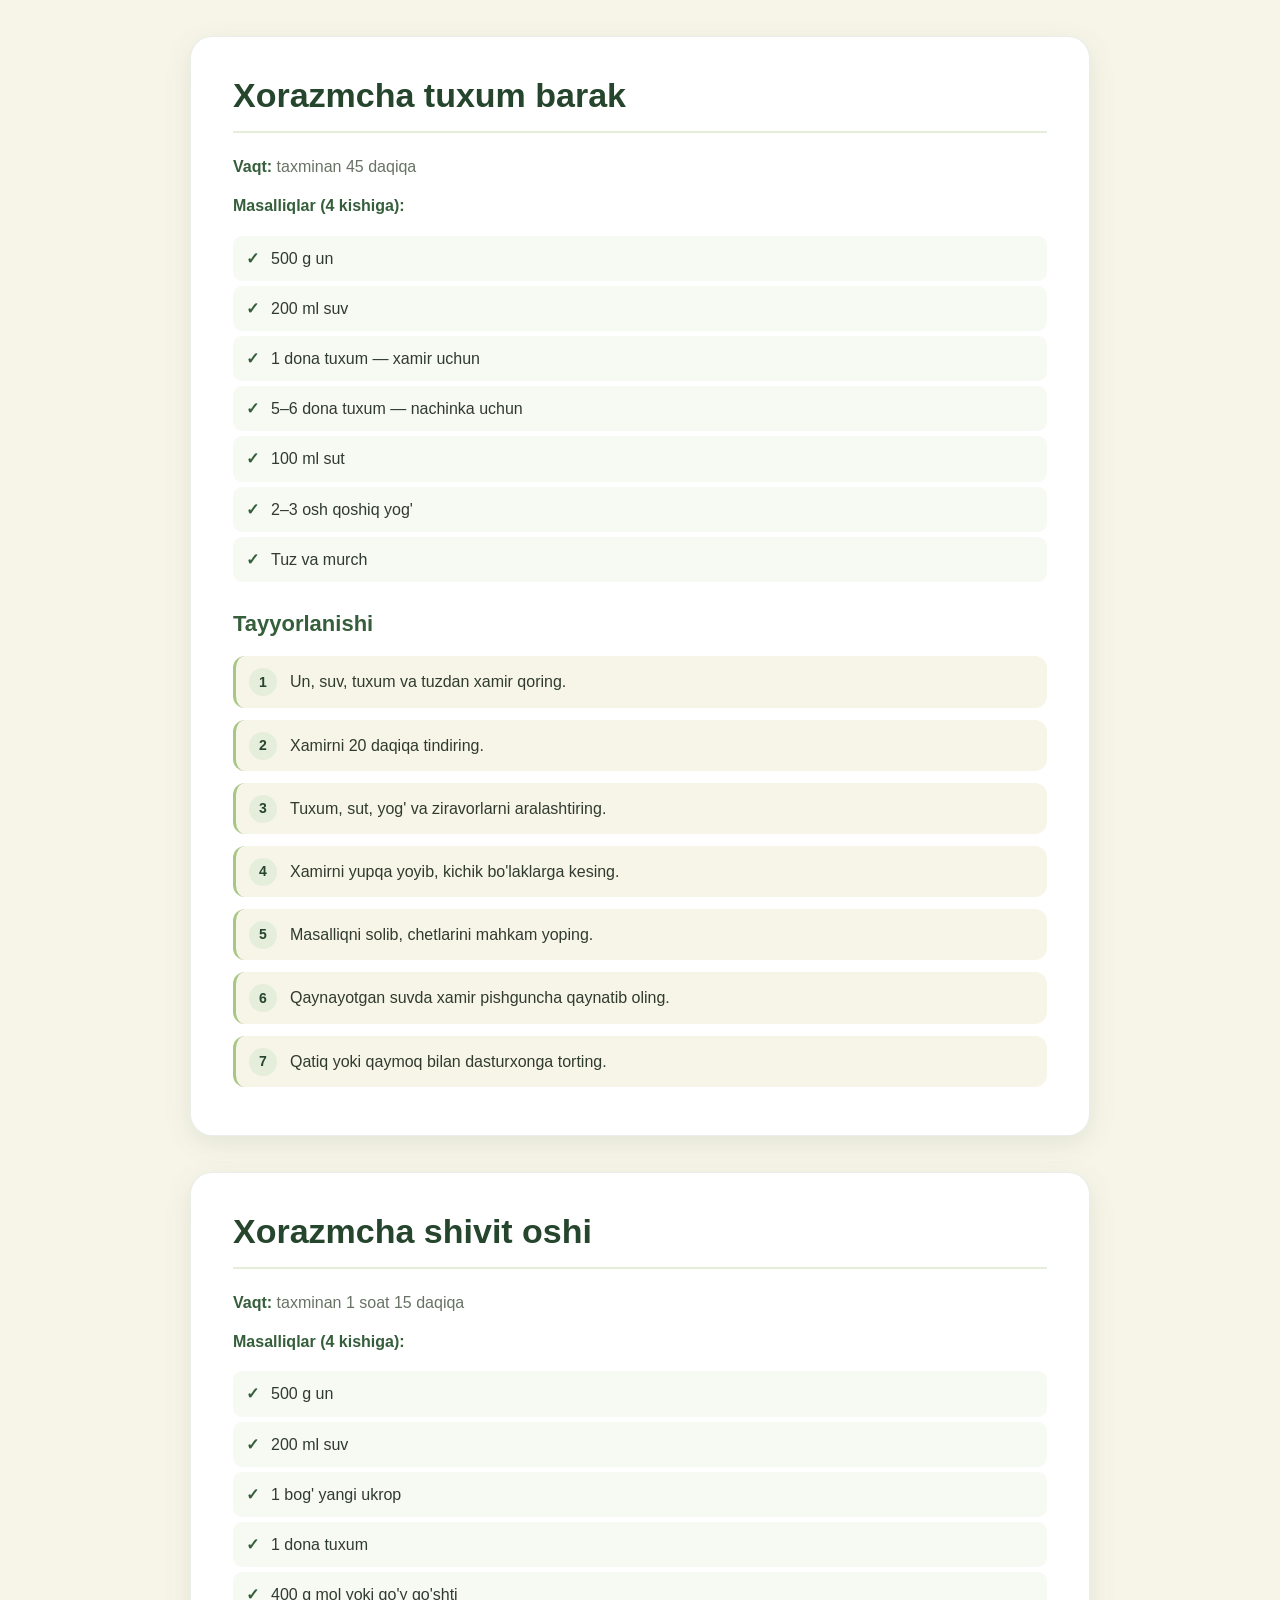
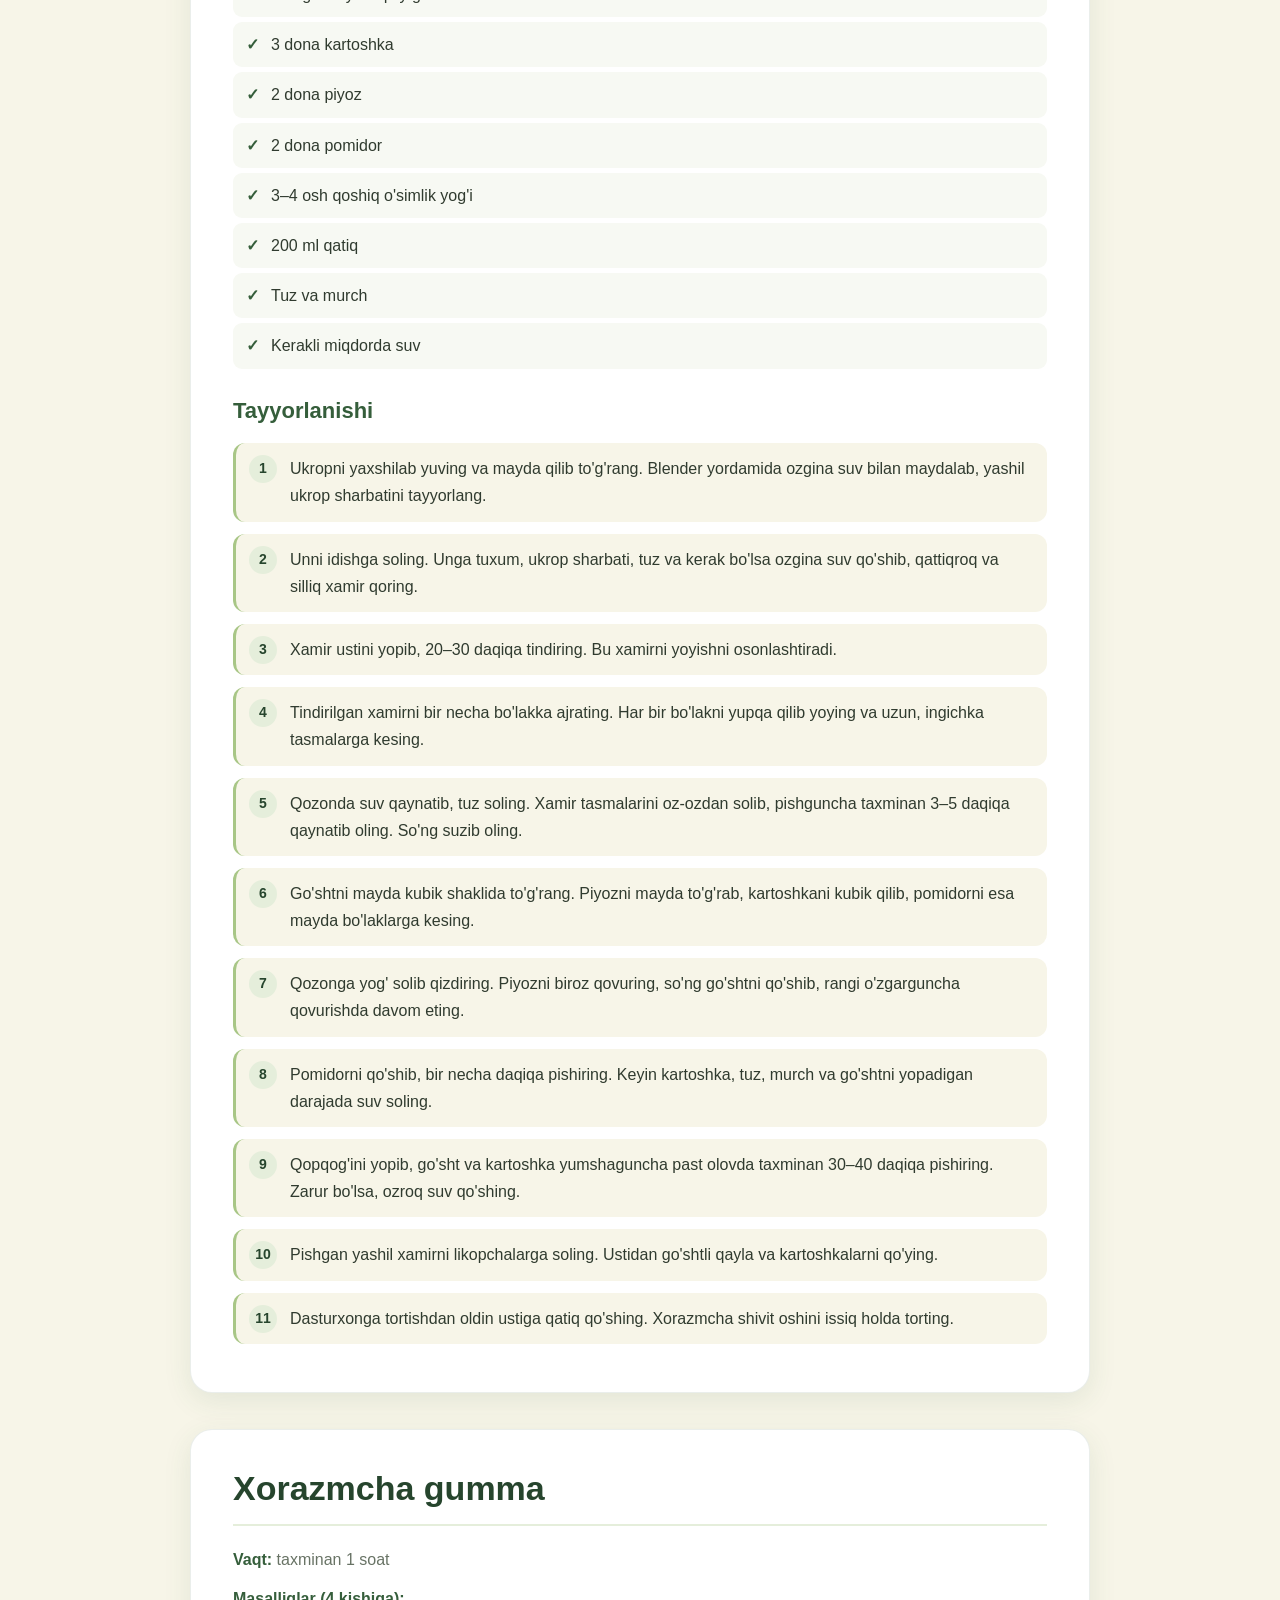
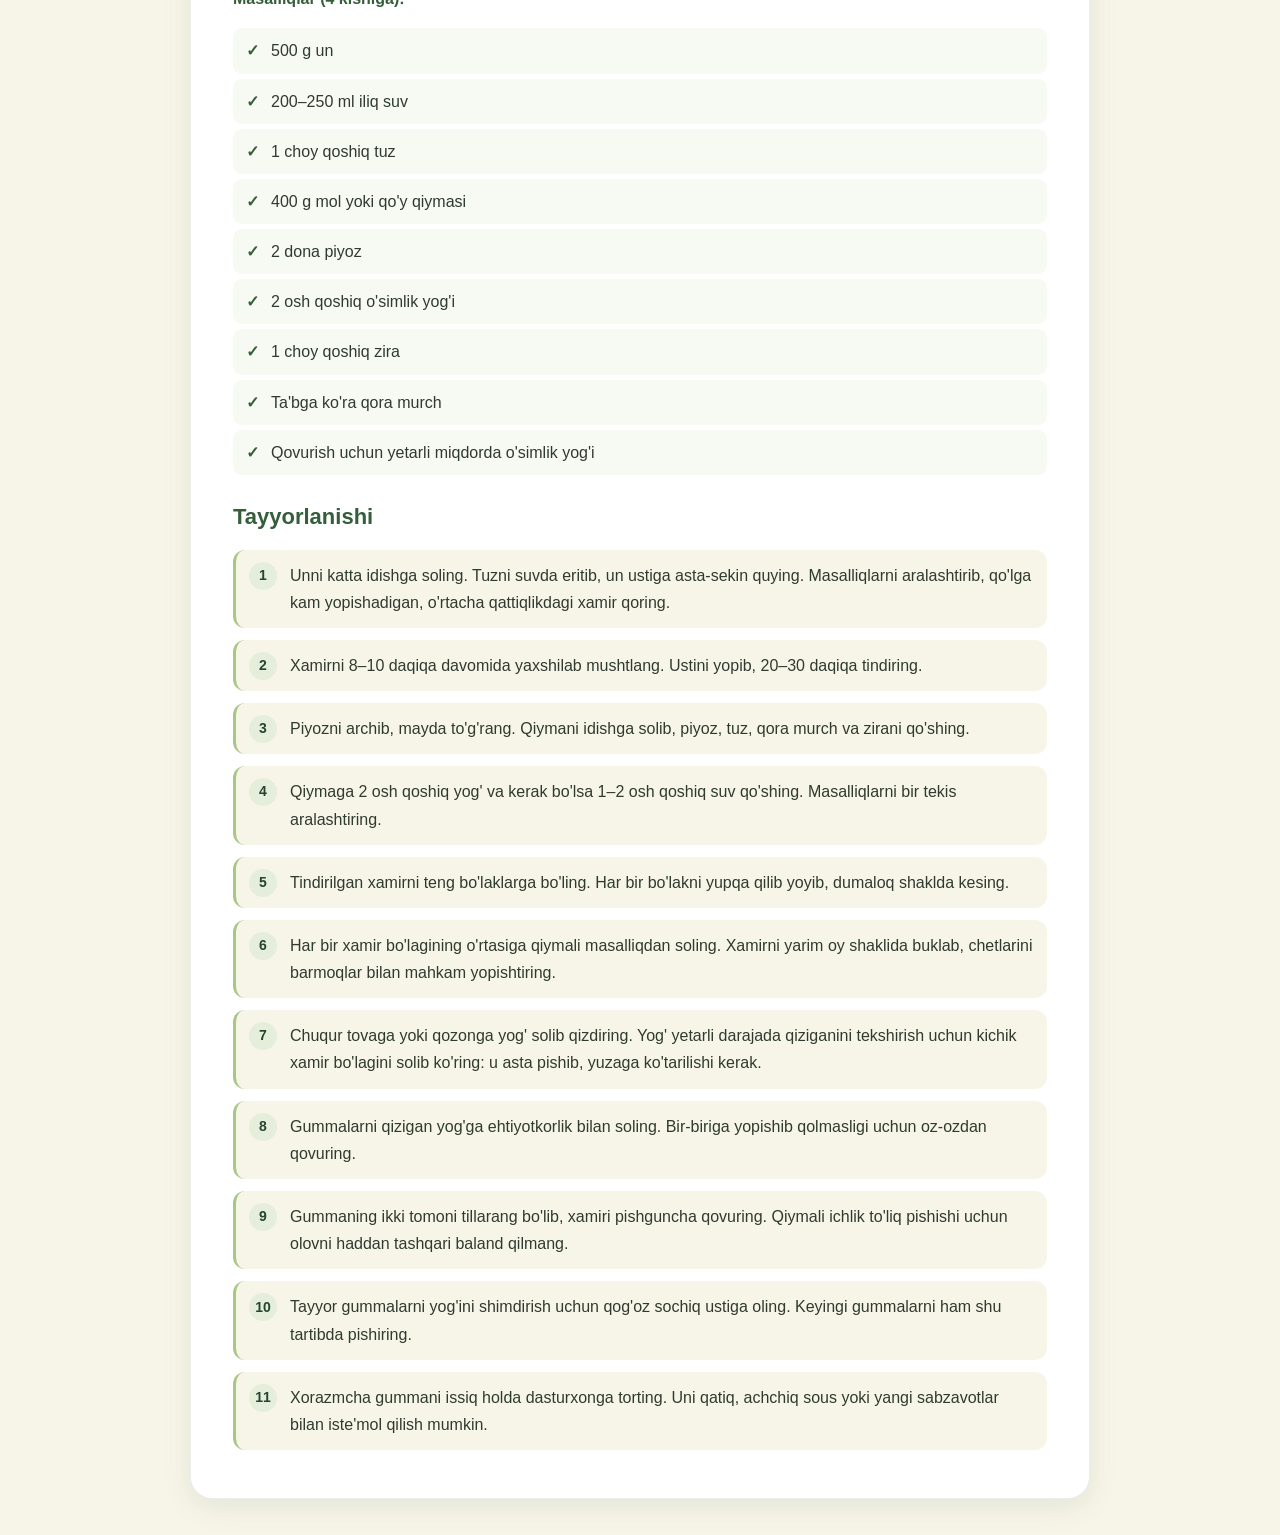
<file: web d.k/batafsil.html>
<!DOCTYPE html>
<html lang="uz">
    <head>
        <meta charset="UTF-8">
        <title>Xorazm milliy taomlari</title>
        <link rel="stylesheet" href="css/sytle.css">
    </head>
    <body>
        
  <section class="recipe" id="tuxum-barak">
    <h2>Xorazmcha tuxum barak</h2>
    <p><strong>Vaqt:</strong> taxminan 45 daqiqa</p>
    <p><strong>Masalliqlar (4 kishiga):</strong></p>

    <ul>
      <li>500 g un</li>
      <li>200 ml suv</li>
      <li>1 dona tuxum — xamir uchun</li>
      <li>5–6 dona tuxum — nachinka uchun</li>
      <li>100 ml sut</li>
      <li>2–3 osh qoshiq yog'</li>
      <li>Tuz va murch</li>
    </ul>

    <h3>Tayyorlanishi</h3>
    <ol>
      <li>Un, suv, tuxum va tuzdan xamir qoring.</li>
      <li>Xamirni 20 daqiqa tindiring.</li>
      <li>Tuxum, sut, yog' va ziravorlarni aralashtiring.</li>
      <li>Xamirni yupqa yoyib, kichik bo'laklarga kesing.</li>
      <li>Masalliqni solib, chetlarini mahkam yoping.</li>
      <li>Qaynayotgan suvda xamir pishguncha qaynatib oling.</li>
      <li>Qatiq yoki qaymoq bilan dasturxonga torting.</li>
    </ol>
  </section>

<section class="recipe" id="shivit-oshi">
  <h2>Xorazmcha shivit oshi</h2>
  <p><strong>Vaqt:</strong> taxminan 1 soat 15 daqiqa</p>
  <p><strong>Masalliqlar (4 kishiga):</strong></p>

  <ul>
    <li>500 g un</li>
    <li>200 ml suv</li>
    <li>1 bog' yangi ukrop</li>
    <li>1 dona tuxum</li>
    <li>400 g mol yoki qo'y go'shti</li>
    <li>3 dona kartoshka</li>
    <li>2 dona piyoz</li>
    <li>2 dona pomidor</li>
    <li>3–4 osh qoshiq o'simlik yog'i</li>
    <li>200 ml qatiq</li>
    <li>Tuz va murch</li>
    <li>Kerakli miqdorda suv</li>
  </ul>

  <h3>Tayyorlanishi</h3>
  <ol>
    <li>
      Ukropni yaxshilab yuving va mayda qilib to'g'rang.
      Blender yordamida ozgina suv bilan maydalab, yashil
      ukrop sharbatini tayyorlang.
    </li>
    <li>
      Unni idishga soling. Unga tuxum, ukrop sharbati,
      tuz va kerak bo'lsa ozgina suv qo'shib, qattiqroq
      va silliq xamir qoring.
    </li>
    <li>
      Xamir ustini yopib, 20–30 daqiqa tindiring.
      Bu xamirni yoyishni osonlashtiradi.
    </li>
    <li>
      Tindirilgan xamirni bir necha bo'lakka ajrating.
      Har bir bo'lakni yupqa qilib yoying va uzun,
      ingichka tasmalarga kesing.
    </li>
    <li>
      Qozonda suv qaynatib, tuz soling. Xamir tasmalarini
      oz-ozdan solib, pishguncha taxminan 3–5 daqiqa
      qaynatib oling. So'ng suzib oling.
    </li>
    <li>
      Go'shtni mayda kubik shaklida to'g'rang.
      Piyozni mayda to'g'rab, kartoshkani kubik qilib,
      pomidorni esa mayda bo'laklarga kesing.
    </li>
    <li>
      Qozonga yog' solib qizdiring. Piyozni biroz
      qovuring, so'ng go'shtni qo'shib, rangi o'zgarguncha
      qovurishda davom eting.
    </li>
    <li>
      Pomidorni qo'shib, bir necha daqiqa pishiring.
      Keyin kartoshka, tuz, murch va go'shtni
      yopadigan darajada suv soling.
    </li>
    <li>
      Qopqog'ini yopib, go'sht va kartoshka yumshaguncha
      past olovda taxminan 30–40 daqiqa pishiring.
      Zarur bo'lsa, ozroq suv qo'shing.
    </li>
    <li>
      Pishgan yashil xamirni likopchalarga soling.
      Ustidan go'shtli qayla va kartoshkalarni qo'ying.
    </li>
    <li>
      Dasturxonga tortishdan oldin ustiga qatiq qo'shing.
      Xorazmcha shivit oshini issiq holda torting.
    </li>
  </ol>
</section>

<section class="recipe" id="gumma">
  <h2>Xorazmcha gumma</h2>
  <p><strong>Vaqt:</strong> taxminan 1 soat</p>
  <p><strong>Masalliqlar (4 kishiga):</strong></p>

  <ul>
    <li>500 g un</li>
    <li>200–250 ml iliq suv</li>
    <li>1 choy qoshiq tuz</li>
    <li>400 g mol yoki qo'y qiymasi</li>
    <li>2 dona piyoz</li>
    <li>2 osh qoshiq o'simlik yog'i</li>
    <li>1 choy qoshiq zira</li>
    <li>Ta'bga ko'ra qora murch</li>
    <li>Qovurish uchun yetarli miqdorda o'simlik yog'i</li>
  </ul>

  <h3>Tayyorlanishi</h3>
  <ol>
    <li>
      Unni katta idishga soling. Tuzni suvda eritib,
      un ustiga asta-sekin quying. Masalliqlarni
      aralashtirib, qo'lga kam yopishadigan, o'rtacha
      qattiqlikdagi xamir qoring.
    </li>
    <li>
      Xamirni 8–10 daqiqa davomida yaxshilab mushtlang.
      Ustini yopib, 20–30 daqiqa tindiring.
    </li>
    <li>
      Piyozni archib, mayda to'g'rang. Qiymani idishga
      solib, piyoz, tuz, qora murch va zirani qo'shing.
    </li>
    <li>
      Qiymaga 2 osh qoshiq yog' va kerak bo'lsa
      1–2 osh qoshiq suv qo'shing. Masalliqlarni
      bir tekis aralashtiring.
    </li>
    <li>
      Tindirilgan xamirni teng bo'laklarga bo'ling.
      Har bir bo'lakni yupqa qilib yoyib, dumaloq
      shaklda kesing.
    </li>
    <li>
      Har bir xamir bo'lagining o'rtasiga qiymali
      masalliqdan soling. Xamirni yarim oy shaklida
      buklab, chetlarini barmoqlar bilan mahkam
      yopishtiring.
    </li>
    <li>
      Chuqur tovaga yoki qozonga yog' solib qizdiring.
      Yog' yetarli darajada qiziganini tekshirish uchun
      kichik xamir bo'lagini solib ko'ring: u asta
      pishib, yuzaga ko'tarilishi kerak.
    </li>
    <li>
      Gummalarni qizigan yog'ga ehtiyotkorlik bilan
      soling. Bir-biriga yopishib qolmasligi uchun
      oz-ozdan qovuring.
    </li>
    <li>
      Gummaning ikki tomoni tillarang bo'lib,
      xamiri pishguncha qovuring. Qiymali ichlik
      to'liq pishishi uchun olovni haddan tashqari
      baland qilmang.
    </li>
    <li>
      Tayyor gummalarni yog'ini shimdirish uchun
      qog'oz sochiq ustiga oling. Keyingi gummalarni
      ham shu tartibda pishiring.
    </li>
    <li>
      Xorazmcha gummani issiq holda dasturxonga
      torting. Uni qatiq, achchiq sous yoki yangi
      sabzavotlar bilan iste'mol qilish mumkin.
    </li>
  </ol>
</section>

    </body>
</html>
</file>
<file: web d.k/css/sytle.css>
* {
  margin: 0;
  padding: 0;
  box-sizing: border-box;
}

:root {
  --pista: #A8C686;
  --pista-light: #E5EEDB;
  --green: #355E3B;
  --green-dark: #26452D;
  --cream: #F7F5E8;
  --white: #FFFFFF;
  --text: #303B2F;
  --muted: #687365;
  --shadow: 0 8px 28px rgba(53, 94, 59, 0.10);
}

html {
  scroll-behavior: smooth;
  scroll-padding-top: 24px;
}

body {
  font-family: "Segoe UI", Arial, sans-serif;
  background-color: var(--cream);
  color: var(--text);
  line-height: 1.7;
  font-size: 16px;
}

img {
  display: block;
  max-width: 100%;
}

a {
  text-decoration: none;
  color: inherit;
}

h2,
h3 {
  line-height: 1.3;
}

/* ==============================
   2. BOSH SAHIFA — HERO
============================== */

.hero {
  min-height: 380px;
  padding: 90px 24px;
  display: flex;
  flex-direction: column;
  justify-content: center;
  align-items: center;
  text-align: center;

  background:
    radial-gradient(
      circle at top right,
      rgba(168, 198, 134, 0.35),
      transparent 40%
    ),
    linear-gradient(135deg, #E5EEDB, #F7F5E8);

  border-bottom: 1px solid rgba(53, 94, 59, 0.12);
}

.hero h2 {
  max-width: 800px;
  color: var(--green-dark);
  font-size: clamp(32px, 5vw, 52px);
  font-weight: 800;
  letter-spacing: -1px;
  margin-bottom: 18px;
}

.hero p {
  max-width: 600px;
  color: var(--muted);
  font-size: 18px;
}

/* ==============================
   3. TAOMLAR BO'LIMI
============================== */

.taomlar {
  max-width: 1200px;
  margin: 0 auto;
  padding: 70px 24px 80px;
}

.taomlar > h2 {
  text-align: center;
  color: var(--green-dark);
  font-size: clamp(27px, 4vw, 38px);
  margin-bottom: 42px;
}

.cards {
  display: grid;
  grid-template-columns: repeat(3, minmax(0, 1fr));
  gap: 28px;
  align-items: stretch;
}

/* ==============================
   4. TAOM KARTOCHKALARI
============================== */

.card {
  background: var(--white);
  border: 1px solid rgba(53, 94, 59, 0.10);
  border-radius: 22px;
  overflow: hidden;
  box-shadow: var(--shadow);

  display: flex;
  flex-direction: column;

  transition:
    transform 0.3s ease,
    box-shadow 0.3s ease;
}

.card:hover {
  transform: translateY(-7px);
  box-shadow: 0 16px 38px rgba(53, 94, 59, 0.16);
}

.card img {
  width: 100%;
  height: 230px;
  object-fit: cover;
  background-color: var(--pista-light);
  transition: transform 0.4s ease;
}

.card:hover img {
  transform: scale(1.03);
}

.card-content {
  padding: 24px;
  display: flex;
  flex-direction: column;
  align-items: flex-start;
  flex: 1;
}

.card-content h3 {
  color: var(--green);
  font-size: 24px;
  margin-bottom: 10px;
}

.card-content p {
  color: var(--muted);
  font-size: 15px;
  margin-bottom: 22px;
  flex: 1;
}

/* ==============================
   5. TUGMALAR
============================== */

.btn {
  display: inline-flex;
  align-items: center;
  justify-content: center;

  padding: 11px 22px;
  border-radius: 999px;

  background: var(--green);
  color: var(--white);

  font-size: 14px;
  font-weight: 600;
  letter-spacing: 0.2px;

  transition:
    background-color 0.25s ease,
    transform 0.25s ease,
    box-shadow 0.25s ease;
}

.btn:hover {
  background: var(--green-dark);
  transform: translateY(-2px);
  box-shadow: 0 6px 16px rgba(53, 94, 59, 0.22);
}

.btn:focus-visible,
a:focus-visible {
  outline: 3px solid var(--pista);
  outline-offset: 4px;
}

/* ==============================
   6. BATAFSIL RETSEPTLAR
============================== */

.recipe {
  max-width: 900px;
  margin: 36px auto;
  padding: 36px 42px;

  background: var(--white);
  border: 1px solid rgba(53, 94, 59, 0.10);
  border-radius: 22px;
  box-shadow: var(--shadow);

  scroll-margin-top: 24px;
}

.recipe h2 {
  color: var(--green-dark);
  font-size: clamp(26px, 4vw, 34px);
  margin-bottom: 20px;
  padding-bottom: 14px;

  border-bottom: 2px solid var(--pista-light);
}

.recipe p {
  margin-bottom: 12px;
  color: var(--muted);
}

.recipe strong {
  color: var(--green);
}

.recipe h3 {
  color: var(--green);
  font-size: 22px;
  margin: 28px 0 16px;
}

/* Masalliqlar ro'yxati */

.recipe ul {
  list-style: none;
  margin: 16px 0 24px;
}

.recipe ul li {
  position: relative;
  padding: 9px 12px 9px 38px;
  margin-bottom: 5px;
  border-radius: 9px;
  background: #F7F9F3;
}

.recipe ul li::before {
  content: "✓";
  position: absolute;
  left: 13px;
  top: 9px;
  color: var(--green);
  font-weight: 800;
}

/* Tayyorlanish bosqichlari */

.recipe ol {
  list-style: none;
  counter-reset: recipe-step;
  margin: 18px 0 8px;
}

.recipe ol li {
  counter-increment: recipe-step;
  position: relative;

  padding: 12px 14px 12px 54px;
  margin-bottom: 12px;

  background: var(--cream);
  border-radius: 12px;
  border-left: 3px solid var(--pista);
}

.recipe ol li::before {
  content: counter(recipe-step);
  position: absolute;
  left: 13px;
  top: 12px;

  width: 28px;
  height: 28px;

  display: flex;
  align-items: center;
  justify-content: center;

  border-radius: 50%;
  background: var(--pista-light);
  color: var(--green-dark);
  font-weight: 800;
  font-size: 14px;
}

/* ==============================
   7. BATAFSIL SAHIFASIGA HAVOLA
============================== */

body > a[href="batafsil.html"] {
  display: table;
  margin: 0 auto 55px;
  padding: 13px 26px;

  background: var(--green);
  color: var(--white);
  border-radius: 999px;
  font-weight: 600;

  transition:
    background-color 0.25s ease,
    transform 0.25s ease;
}

body > a[href="batafsil.html"]:hover {
  background: var(--green-dark);
  transform: translateY(-2px);
}

/* ==============================
   8. PLANSHE VA KICHIK EKRANLAR
============================== */

@media (max-width: 900px) {
  .cards {
    grid-template-columns: repeat(2, minmax(0, 1fr));
    gap: 22px;
  }

  .recipe {
    margin: 28px 20px;
    padding: 30px;
  }
}

/* ==============================
   9. TELEFON EKRANLARI
============================== */

@media (max-width: 600px) {
  body {
    font-size: 15px;
  }

  .hero {
    min-height: 300px;
    padding: 65px 20px;
  }

  .hero p {
    font-size: 16px;
  }

  .taomlar {
    padding: 48px 16px 55px;
  }

  .taomlar > h2 {
    margin-bottom: 28px;
  }

  .cards {
    grid-template-columns: 1fr;
    gap: 22px;
  }

  .card {
    border-radius: 18px;
  }

  .card img {
    height: 220px;
  }

  .card-content {
    padding: 22px;
  }

  .recipe {
    margin: 20px 12px;
    padding: 23px 18px;
    border-radius: 17px;
  }

  .recipe h2 {
    font-size: 26px;
  }

  .recipe h3 {
    font-size: 20px;
  }

  .recipe ol li {
    padding: 12px 10px 12px 47px;
  }

  .recipe ol li::before {
    left: 10px;
  }
}

/* Harakatni kamaytirishni tanlagan foydalanuvchilar uchun */

@media (prefers-reduced-motion: reduce) {
  *,
  *::before,
  *::after {
    scroll-behavior: auto !important;
    transition: none !important;
  }
}
</file>
